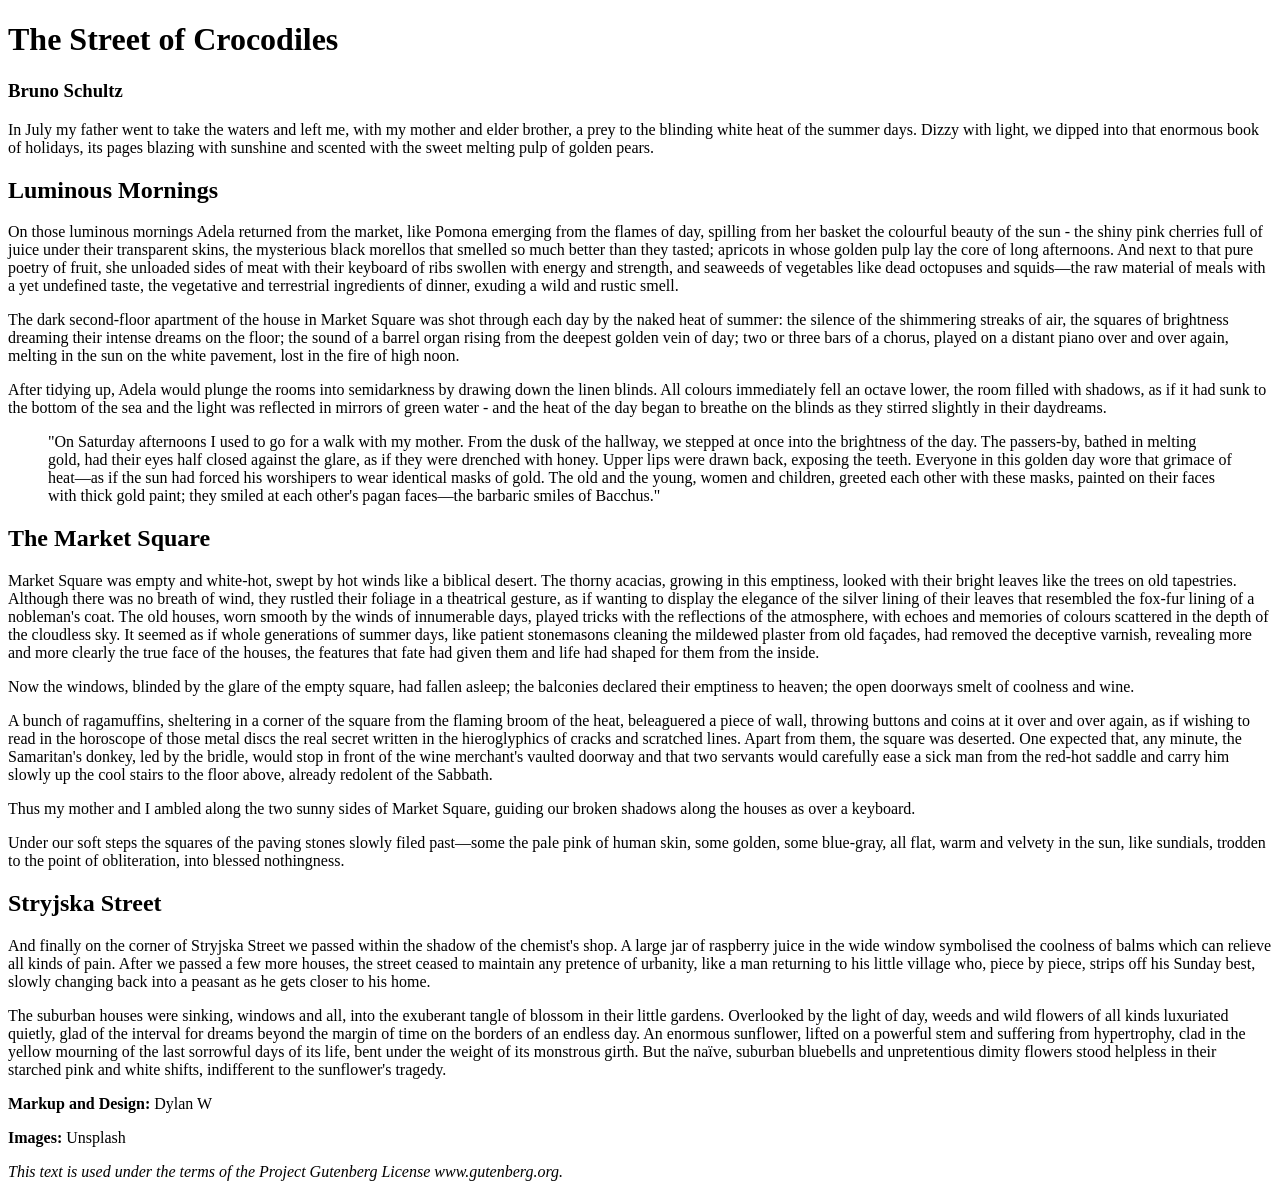
<file: index.html>
<!DOCTYPE html>
<html lang="en">
<head>
<meta charset="UTF-8">
    <title>The Street of Crocodiles</title>
</head>

<body>
<h1>The Street of Crocodiles</h1>

<h3>Bruno Schultz</h3>

<p>In July my father went to take the waters and left me, with my mother and elder brother, a
prey to the blinding white heat of the summer days. Dizzy with light, we dipped into that
enormous book of holidays, its pages blazing with sunshine and scented with the sweet
melting pulp of golden pears.</p>

<h2>Luminous Mornings</h2>

<p>On those luminous mornings Adela returned from the market, like Pomona emerging from
the flames of day, spilling from her basket the colourful beauty of the sun - the shiny pink
cherries full of juice under their transparent skins, the mysterious black morellos that
smelled so much better than they tasted; apricots in whose golden pulp lay the core of long
afternoons. And next to that pure poetry of fruit, she unloaded sides of meat with their
keyboard of ribs swollen with energy and strength, and seaweeds of vegetables like dead
octopuses and squids—the raw material of meals with a yet undefined taste, the vegetative
and terrestrial ingredients of dinner, exuding a wild and rustic smell.</p>

<p>The dark second-floor apartment of the house in Market Square was shot through each day
by the naked heat of summer: the silence of the shimmering streaks of air, the squares of
brightness dreaming their intense dreams on the floor; the sound of a barrel organ rising
from the deepest golden vein of day; two or three bars of a chorus, played on a distant piano
over and over again, melting in the sun on the white pavement, lost in the fire of high noon.</p>

<p>After tidying up, Adela would plunge the rooms into semidarkness by drawing down the
linen blinds. All colours immediately fell an octave lower, the room filled with shadows, as if
it had sunk to the bottom of the sea and the light was reflected in mirrors of green water -
and the heat of the day began to breathe on the blinds as they stirred slightly in their
daydreams.</p>

<blockquote>
  <p>"On Saturday afternoons I used to go for a walk with my mother. From the dusk of the
hallway, we stepped at once into the brightness of the day. The passers-by, bathed in melting
gold, had their eyes half closed against the glare, as if they were drenched with honey.
Upper lips were drawn back, exposing the teeth. Everyone in this golden day wore that
grimace of heat—as if the sun had forced his worshipers to wear identical masks of gold. The
old and the young, women and children, greeted each other with these masks, painted on
their faces with thick gold paint; they smiled at each other's pagan faces—the barbaric
smiles of Bacchus."</p>
</blockquote>

<h2>The Market Square</h2>

<p>Market Square was empty and white-hot, swept by hot winds like a biblical desert. The
thorny acacias, growing in this emptiness, looked with their bright leaves like the trees on
old tapestries. Although there was no breath of wind, they rustled their foliage in a
theatrical gesture, as if wanting to display the elegance of the silver lining of their leaves that
resembled the fox-fur lining of a nobleman's coat. The old houses, worn smooth by the
winds of innumerable days, played tricks with the reflections of the atmosphere, with
echoes and memories of colours scattered in the depth of the cloudless sky. It seemed as if
whole generations of summer days, like patient stonemasons cleaning the mildewed plaster
from old façades, had removed the deceptive varnish, revealing more and more clearly the
true face of the houses, the features that fate had given them and life had shaped for them
from the inside.</p>

<p>Now the windows, blinded by the glare of the empty square, had fallen asleep; the balconies
declared their emptiness to heaven; the open doorways smelt of coolness and wine.</p>

<p>A bunch of ragamuffins, sheltering in a corner of the square from the flaming broom of the
heat, beleaguered a piece of wall, throwing buttons and coins at it over and over again, as if
wishing to read in the horoscope of those metal discs the real secret written in the
hieroglyphics of cracks and scratched lines. Apart from them, the square was deserted. One
expected that, any minute, the Samaritan's donkey, led by the bridle, would stop in front of
the wine merchant's vaulted doorway and that two servants would carefully ease a sick man
from the red-hot saddle and carry him slowly up the cool stairs to the floor above, already
redolent of the Sabbath.</p>

<p>Thus my mother and I ambled along the two sunny sides of Market Square, guiding our
broken shadows along the houses as over a keyboard.</p>

<p>Under our soft steps the squares of the paving stones slowly filed past—some the pale pink
of human skin, some golden, some blue-gray, all flat, warm and velvety in the sun, like
sundials, trodden to the point of obliteration, into blessed nothingness.</p>

<h2>Stryjska Street</h2>

<p>And finally on the corner of Stryjska Street we passed within the shadow of the chemist's
shop. A large jar of raspberry juice in the wide window symbolised the coolness of balms
which can relieve all kinds of pain. After we passed a few more houses, the street ceased to
maintain any pretence of urbanity, like a man returning to his little village who, piece by
piece, strips off his Sunday best, slowly changing back into a peasant as he gets closer to his
home.</p>

<p>The suburban houses were sinking, windows and all, into the exuberant tangle of blossom in
their little gardens. Overlooked by the light of day, weeds and wild flowers of all kinds
luxuriated quietly, glad of the interval for dreams beyond the margin of time on the borders
of an endless day. An enormous sunflower, lifted on a powerful stem and suffering from
hypertrophy, clad in the yellow mourning of the last sorrowful days of its life, bent under the
weight of its monstrous girth. But the naïve, suburban bluebells and unpretentious dimity
flowers stood helpless in their starched pink and white shifts, indifferent to the sunflower's
tragedy.</p>

<footer>
<p><strong>Markup and Design:</strong> Dylan W</p>

<p><strong>Images:</strong> Unsplash</p>

<p><em>This text is used under the terms of the Project Gutenberg License www.gutenberg.org.</em></p>
</footer>
</body>
</file>
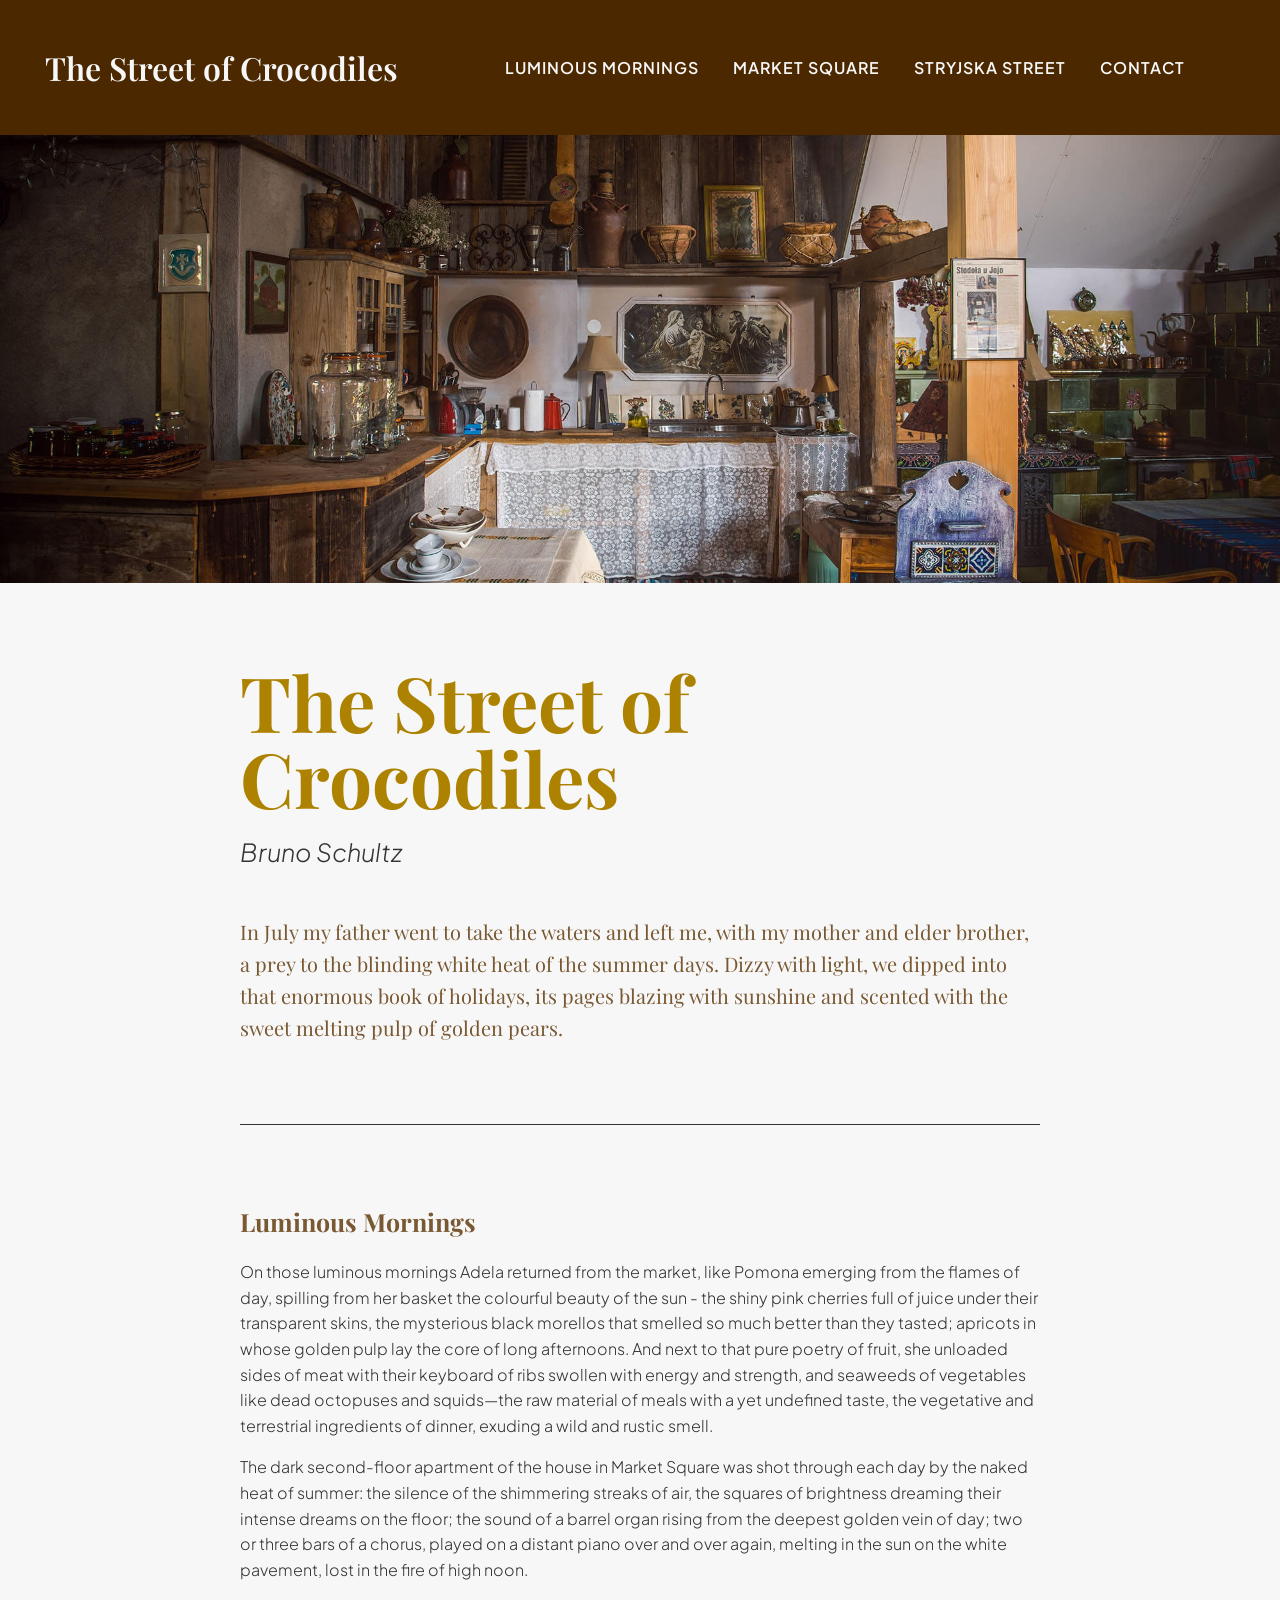
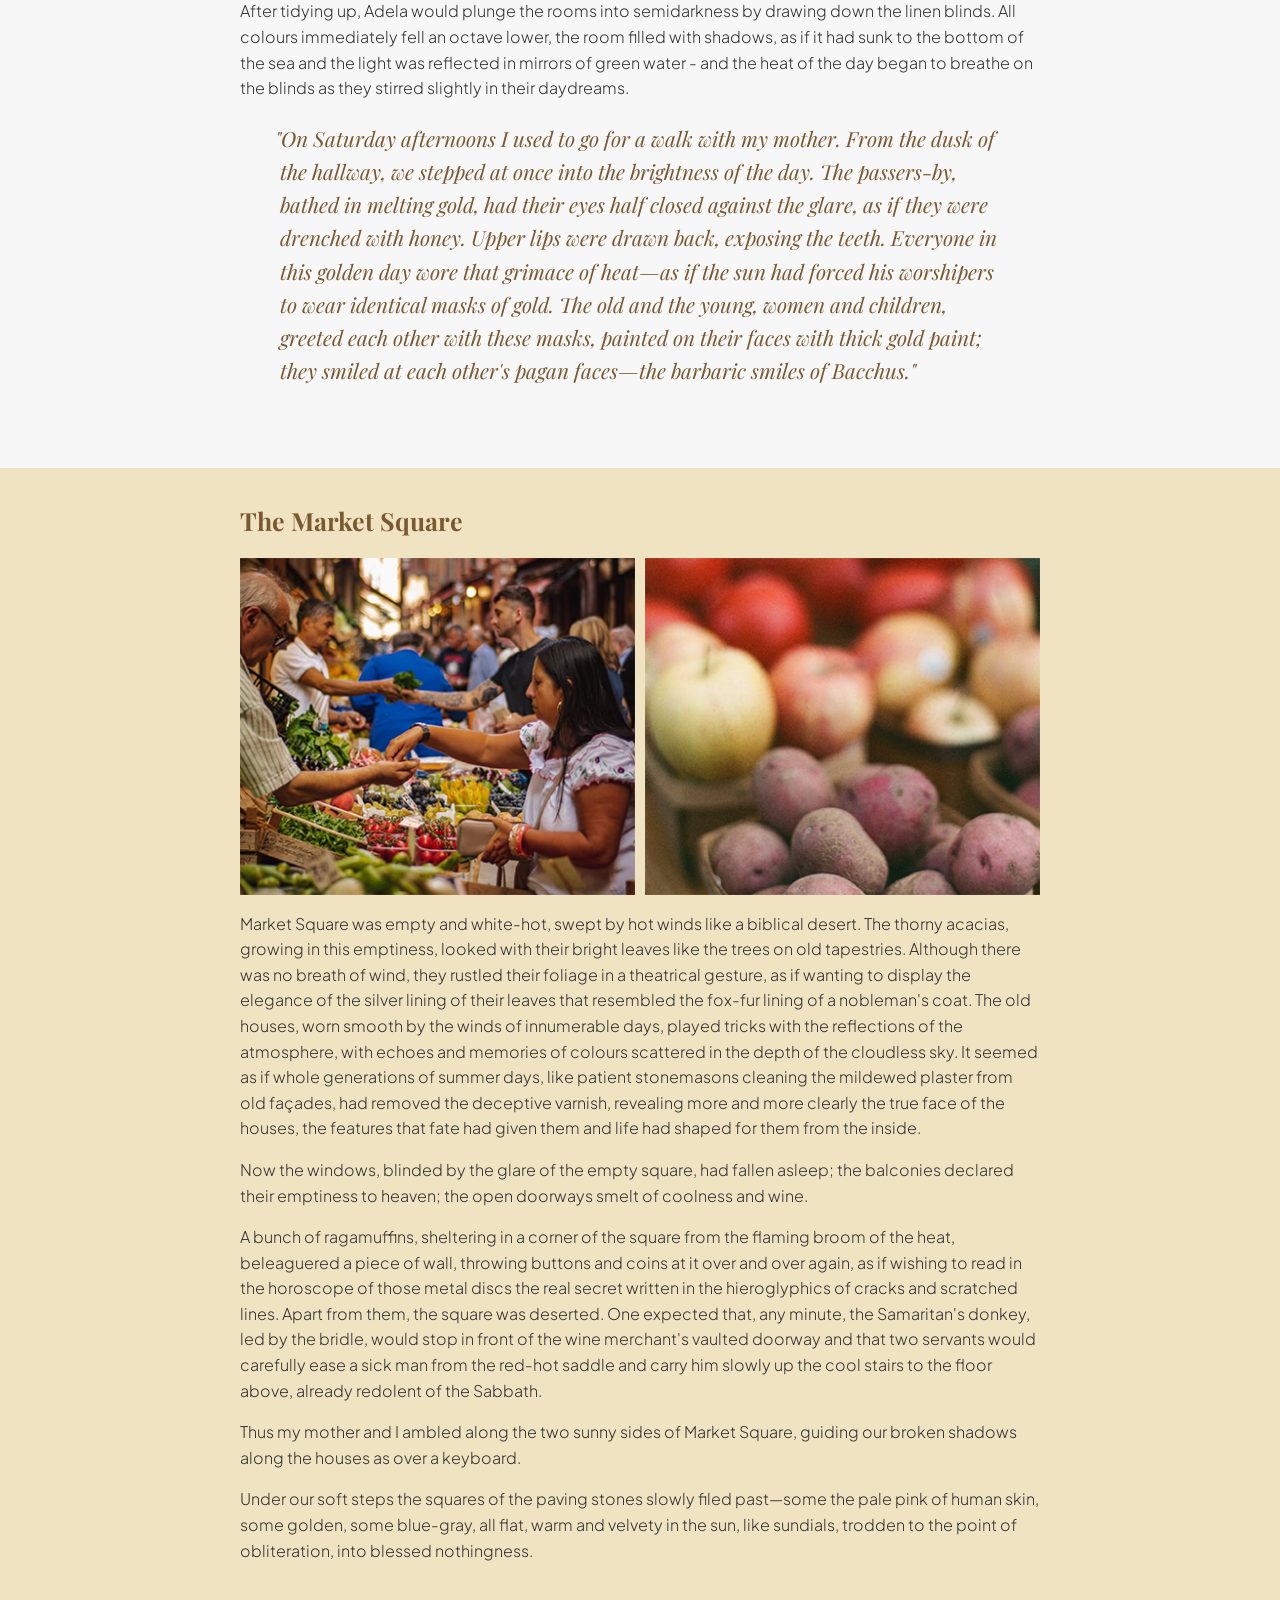
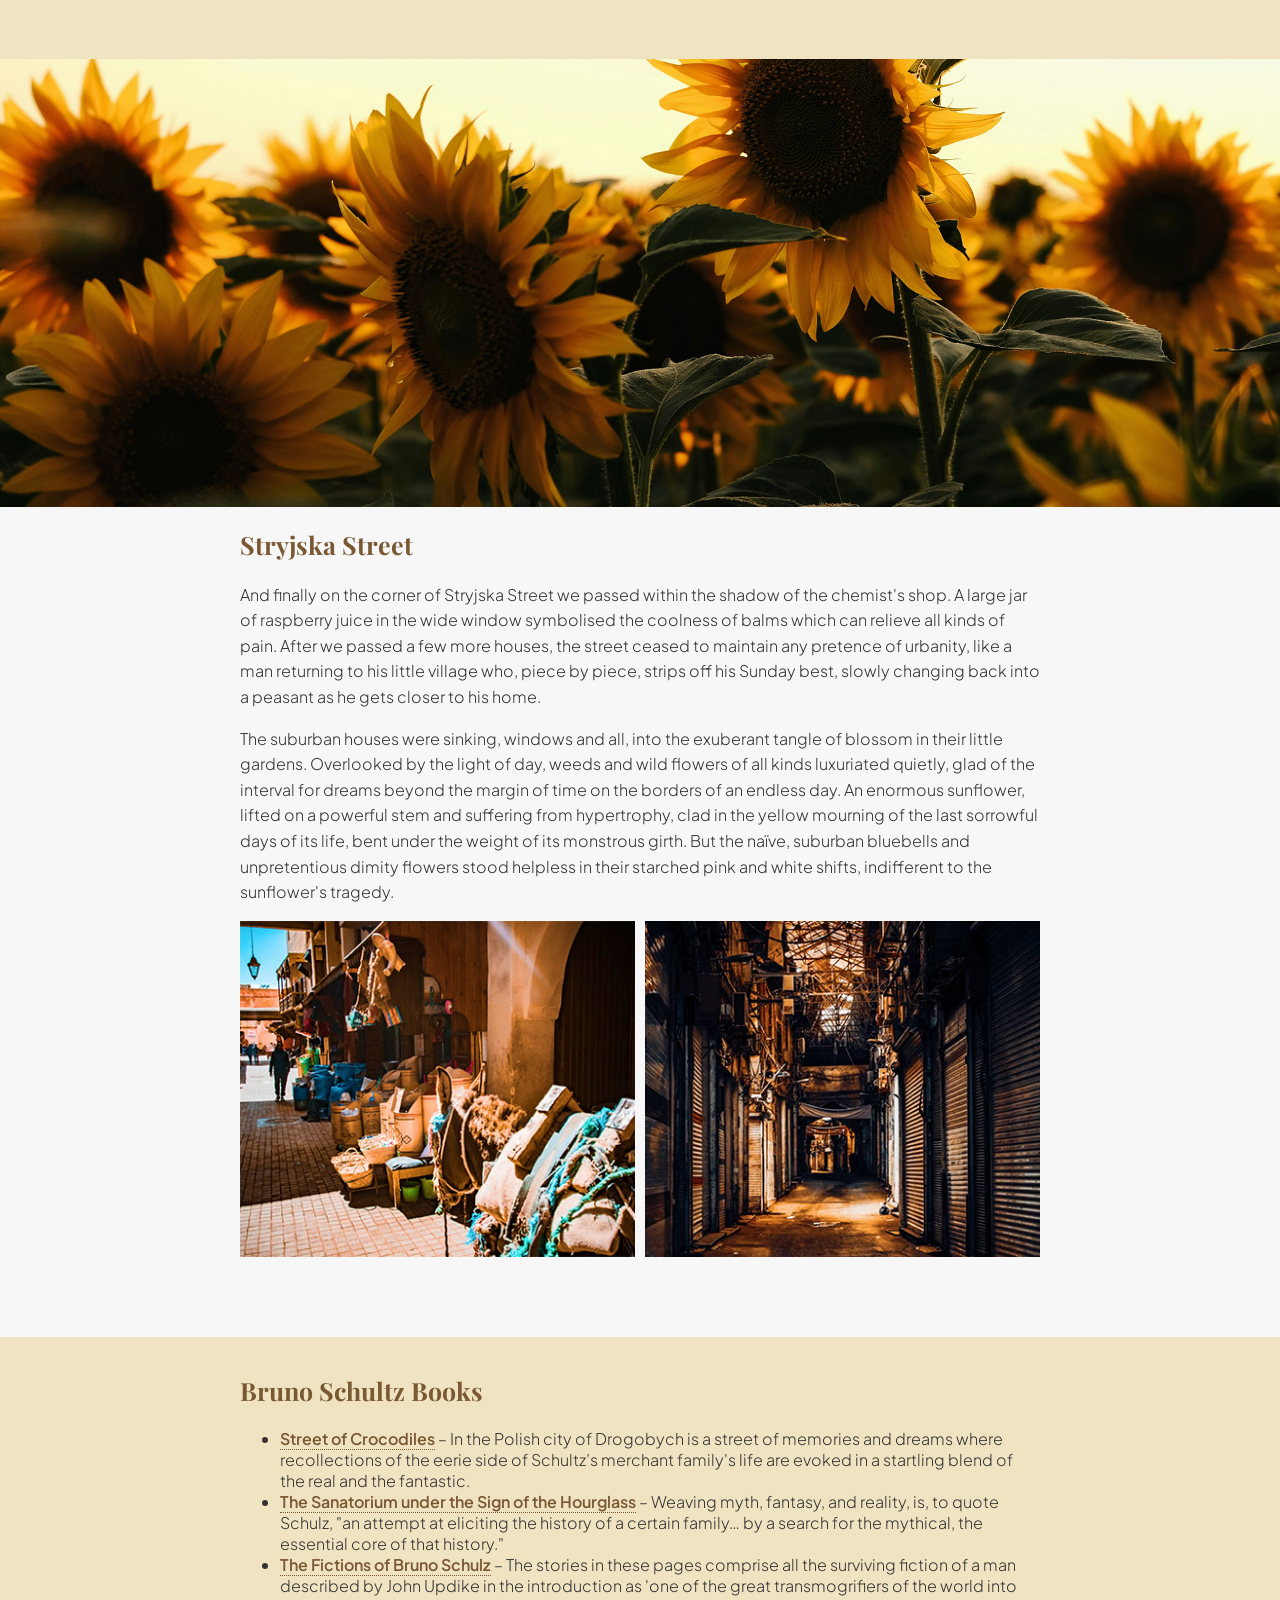
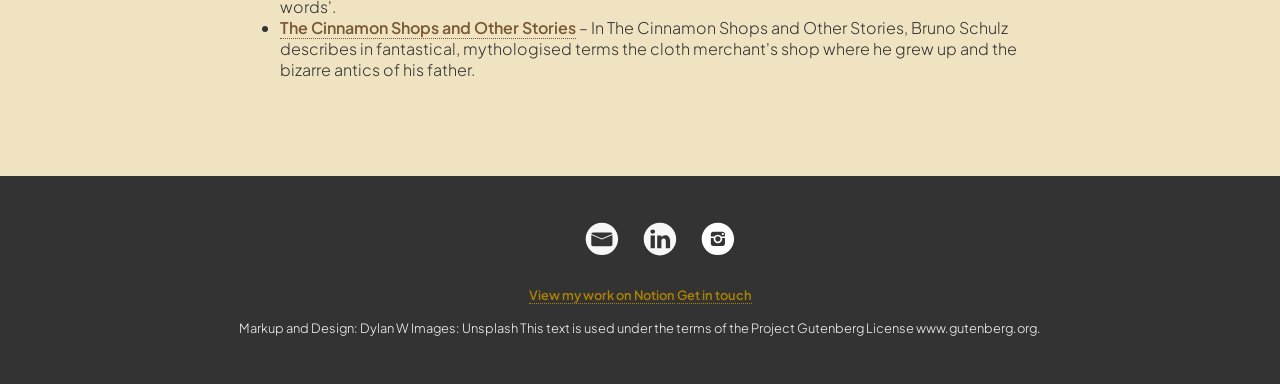
<file: index_four.html>
<!DOCTYPE html>
<html lang="en">
<head>
<meta charset="UTF-8">
    <title>The Street of Crocodiles</title>

    <!-- CSS File Links -->
     <link href="css/reset.css" type="text/css" rel="stylesheet"/>
     <link href="css/style3.css" type="text/css" rel="stylesheet"/>
     <link href="css/connections.css" type="text/css" rel="stylesheet"/>

    <!-- Google Font Links -->
    <link rel="preconnect" href="https://fonts.googleapis.com">
    <link rel="preconnect" href="https://fonts.gstatic.com" crossorigin>
    <link href="https://fonts.googleapis.com/css2?family=Playfair+Display:ital,wght@0,400..900;1,400..900&family=Plus+Jakarta+Sans:ital,wght@0,200..800;1,200..800&display=swap" rel="stylesheet">
</head>
<body>
 <div class="responsivenav" >
    <div id="logo">
        <p>The Street of Crocodiles</p>
    </div>
    <meta name="viewport" content="width=device-width, initial-scale=1">
  <nav>
    <ul>
      <li><a href="#mornings">Luminous Mornings</a></li>
      <li><a href="#market">Market Square</a></li>
      <li><a href="#street">Stryjska Street</a></li>
      <li><a href="#contact">Contact</a></li>
    </ul>
  </nav>
  </div>

<img src="img/top_image.jpg" alt="A photograph of a rural kitchen"/>

<header>

<h1>The Street of Crocodiles</h1>

<h2>Bruno Schultz</h2>

<p>In July my father went to take the waters and left me, with my mother and elder brother, a
prey to the blinding white heat of the summer days. Dizzy with light, we dipped into that
enormous book of holidays, its pages blazing with sunshine and scented with the sweet
melting pulp of golden pears.</p>
</header>

<section>
<hr>
<h2 id="mornings">Luminous Mornings</h2>

<p>On those luminous mornings Adela returned from the market, like Pomona emerging from
the flames of day, spilling from her basket the colourful beauty of the sun - the shiny pink
cherries full of juice under their transparent skins, the mysterious black morellos that
smelled so much better than they tasted; apricots in whose golden pulp lay the core of long
afternoons. And next to that pure poetry of fruit, she unloaded sides of meat with their
keyboard of ribs swollen with energy and strength, and seaweeds of vegetables like dead
octopuses and squids—the raw material of meals with a yet undefined taste, the vegetative
and terrestrial ingredients of dinner, exuding a wild and rustic smell.</p>

<p>The dark second-floor apartment of the house in Market Square was shot through each day
by the naked heat of summer: the silence of the shimmering streaks of air, the squares of
brightness dreaming their intense dreams on the floor; the sound of a barrel organ rising
from the deepest golden vein of day; two or three bars of a chorus, played on a distant piano
over and over again, melting in the sun on the white pavement, lost in the fire of high noon.</p>

<p>After tidying up, Adela would plunge the rooms into semidarkness by drawing down the
linen blinds. All colours immediately fell an octave lower, the room filled with shadows, as if
it had sunk to the bottom of the sea and the light was reflected in mirrors of green water -
and the heat of the day began to breathe on the blinds as they stirred slightly in their
daydreams.</p>

<blockquote>
  <p>"On Saturday afternoons I used to go for a walk with my mother. From the dusk of the
hallway, we stepped at once into the brightness of the day. The passers-by, bathed in melting
gold, had their eyes half closed against the glare, as if they were drenched with honey.
Upper lips were drawn back, exposing the teeth. Everyone in this golden day wore that
grimace of heat—as if the sun had forced his worshipers to wear identical masks of gold. The
old and the young, women and children, greeted each other with these masks, painted on
their faces with thick gold paint; they smiled at each other's pagan faces—the barbaric
smiles of Bacchus."</p>
</blockquote>
</section>

<div class="light">
<section>
<h2 id="market">The Market Square</h2>
  <div class="gridimage">
  <img src="img/market-trader.jpg" alt="Image of a market trader"/>
  <img src="img/apples.jpg" alt="An image of apples"/>
  </div>

<p>Market Square was empty and white-hot, swept by hot winds like a biblical desert. The
thorny acacias, growing in this emptiness, looked with their bright leaves like the trees on
old tapestries. Although there was no breath of wind, they rustled their foliage in a
theatrical gesture, as if wanting to display the elegance of the silver lining of their leaves that
resembled the fox-fur lining of a nobleman's coat. The old houses, worn smooth by the
winds of innumerable days, played tricks with the reflections of the atmosphere, with
echoes and memories of colours scattered in the depth of the cloudless sky. It seemed as if
whole generations of summer days, like patient stonemasons cleaning the mildewed plaster
from old façades, had removed the deceptive varnish, revealing more and more clearly the
true face of the houses, the features that fate had given them and life had shaped for them
from the inside.</p>

<p>Now the windows, blinded by the glare of the empty square, had fallen asleep; the balconies
declared their emptiness to heaven; the open doorways smelt of coolness and wine.</p>

<p>A bunch of ragamuffins, sheltering in a corner of the square from the flaming broom of the
heat, beleaguered a piece of wall, throwing buttons and coins at it over and over again, as if
wishing to read in the horoscope of those metal discs the real secret written in the
hieroglyphics of cracks and scratched lines. Apart from them, the square was deserted. One
expected that, any minute, the Samaritan's donkey, led by the bridle, would stop in front of
the wine merchant's vaulted doorway and that two servants would carefully ease a sick man
from the red-hot saddle and carry him slowly up the cool stairs to the floor above, already
redolent of the Sabbath.</p>

<p>Thus my mother and I ambled along the two sunny sides of Market Square, guiding our
broken shadows along the houses as over a keyboard.</p>

<p>Under our soft steps the squares of the paving stones slowly filed past—some the pale pink
of human skin, some golden, some blue-gray, all flat, warm and velvety in the sun, like
sundials, trodden to the point of obliteration, into blessed nothingness.</p>
</section>
</div>
<img src="img/sunflowers.jpg" alt="An image of sunflowers in full bloom"/>
<section>
<h2 id="street">Stryjska Street</h2>

<p>And finally on the corner of Stryjska Street we passed within the shadow of the chemist's
shop. A large jar of raspberry juice in the wide window symbolised the coolness of balms
which can relieve all kinds of pain. After we passed a few more houses, the street ceased to
maintain any pretence of urbanity, like a man returning to his little village who, piece by
piece, strips off his Sunday best, slowly changing back into a peasant as he gets closer to his
home.</p>

<p>The suburban houses were sinking, windows and all, into the exuberant tangle of blossom in
their little gardens. Overlooked by the light of day, weeds and wild flowers of all kinds
luxuriated quietly, glad of the interval for dreams beyond the margin of time on the borders
of an endless day. An enormous sunflower, lifted on a powerful stem and suffering from
hypertrophy, clad in the yellow mourning of the last sorrowful days of its life, bent under the
weight of its monstrous girth. But the naïve, suburban bluebells and unpretentious dimity
flowers stood helpless in their starched pink and white shifts, indifferent to the sunflower's
tragedy.</p>
  <div class="gridimage">
  <img src="img/street-1.jpg" alt="Image of a street with items"/>
  <img src="img/street-2.jpg" alt="Image of a street with shutters"/>
  </div>
</section>

<div class="light">
<section>
<h2>Bruno Schultz Books</h2>
<ul>
<li><a href="https://www.goodreads.com/book/show/244261.The_Street_of_Crocodiles" target="_blank">Street of Crocodiles</a> – In the Polish city of Drogobych is a street of memories and dreams where recollections of the eerie side of Schultz’s merchant family's life are evoked in a startling blend of the real and the fantastic.</li>
<li><a href="https://www.goodreads.com/book/show/359559.Sanatorium_Under_the_Sign_of_the_Hourglass" target="_blank">The Sanatorium under the Sign of the Hourglass</a> – Weaving myth, fantasy, and reality, is, to quote Schulz, "an attempt at eliciting the history of a certain family… by a search for the mythical, the essential core of that history."</li>
<li><a href="https://www.goodreads.com/book/show/244262.The_Fictions_of_Bruno_Schulz" target="_blank">The Fictions of Bruno Schulz</a> – The stories in these pages comprise all the surviving fiction of a man described by John Updike in the introduction as 'one of the great transmogrifiers of the world into words'.</li>
<li><a href="https://www.goodreads.com/book/show/29142989-the-cinnamon-shops-and-other-stories" target="_blank">The Cinnamon Shops and Other Stories</a> – In The Cinnamon Shops and Other Stories, Bruno Schulz describes in fantastical, mythologised terms the cloth merchant's shop where he grew up and the bizarre antics of his father.</li>
</ul>
</section>
</div>

<footer id="contact">
<ul class="connections">
<!------------- EMAIL ------------------>
<li><a href="mailto:wheeler-d@ulster.ac.uk" title="Send me an Email">
<svg width="36" height="36" viewBox="0 0 36 36">
<g></g>
<path  d="M17.902 1.699c-8.949 0-16.203 7.254-16.203 16.203s7.254 16.203 16.203 16.203c8.949 0 16.203-7.254 16.203-16.203 0-8.949-7.254-16.203-16.203-16.203zM9.168 11.487h17.371c0.99 0 1.794 0.699 1.878 1.588l-10.599 4.53-10.532-4.501c0.069-0.903 0.88-1.618 1.881-1.618zM28.434 23.494c0 0.961-0.848 1.739-1.895 1.739h-17.371c-1.047 0-1.895-0.778-1.895-1.739v-9.566l10.558 4.511 0.008-0.013 10.595-4.529v9.597z" fill="#f7f7f7"/>
</svg>
</a>
</li>
<!----------------------------- LINKEDIN ---------------------------->
<li><a href="#" title="Connect with me on Linkedin">
<svg width="36" height="36" viewBox="0 0 36 36">
<g></g>
<path  d="M17.9,1.8c9,0,16.3,7.3,16.3,16.3s-7.3,16.3-16.3,16.3S1.7,27,1.7,18.1S9,1.8,17.9,1.8z M12.9,27.2V14.5H8.6
v12.7H12.9z M28.1,27.2v-7.3c0-3.9-2.1-5.7-4.9-5.7c-2.2,0-3.2,1.2-3.8,2.1v-1.8h-4.2c0.1,1.2,0,12.7,0,12.7h4.2v-7.1
c0-0.4,0-0.8,0.1-1c0.3-0.8,1-1.5,2.2-1.5c1.5,0,2.1,1.2,2.1,2.9v6.8L28.1,27.2L28.1,27.2z M10.8,8.4c-1.4,0-2.4,0.9-2.4,2.2
c0,1.2,0.9,2.2,2.3,2.2h0c1.5,0,2.4-1,2.4-2.2C13.1,9.3,12.2,8.4,10.8,8.4L10.8,8.4z" fill="#f7f7f7"/>
</svg>
</a>
</li>
<!----------------------------- INSTAGRAM ---------------------------->
<li><a href="#" title="Visit my Instagram Account" target="_blank" >
<svg width="36" height="36" viewBox="0 0 36 36">
<g></g>
<path d="M17.903 1.699c-8.949 0-16.204 7.254-16.204 16.203s7.254 16.203 16.204 16.203c8.948 0 16.203-7.254 16.203-16.203 0-8.949-7.254-16.203-16.203-16.203zM24.957 22.747c0 1.218-0.992 2.206-2.207 2.206h-9.694c-1.221 0-2.207-0.989-2.207-2.206v-5.667h2.87c-0.059 0.267-0.081 0.535-0.081 0.819 0 2.357 1.901 4.26 4.264 4.26 2.352 0 4.263-1.903 4.263-4.26 0-0.284-0.027-0.553-0.080-0.819h2.872v5.667zM15.277 17.899c0-1.451 1.177-2.629 2.624-2.629 1.451 0 2.621 1.177 2.621 2.629 0 1.458-1.17 2.625-2.621 2.625-1.446 0-2.624-1.168-2.624-2.625zM24.957 15.437h-3.572c-0.769-1.089-2.049-1.803-3.484-1.803-1.438 0-2.707 0.713-3.487 1.803h-3.566v-2.385c0-1.22 0.986-2.2 2.207-2.2h9.693c1.216 0 2.207 0.981 2.207 2.2v2.385z" fill="#fff" />
<path d="M23.438 11.995h-1.185c-0.215 0-0.399 0.174-0.399 0.39v1.182c0 0.224 0.183 0.399 0.399 0.399h1.185c0.21 0 0.393-0.176 0.393-0.399v-1.182c0-0.216-0.181-0.39-0.393-0.39z" fill="#f7f7f7" />
</svg>
</a>
</li>
</ul>
<p><a href="https://dylanuxd.notion.site/dylans-space" target="_blank" title="Take a look at my work">View my work on Notion</a>
<a href="mailto:wheeler-d@ulster.ac.uk" title="Feel free to drop me an email">Get in touch</a></p>

<p>Markup and Design: Dylan W Images: Unsplash This text is used under the terms of the Project Gutenberg License www.gutenberg.org.</p>
</footer>
</body>
</html>
</file>
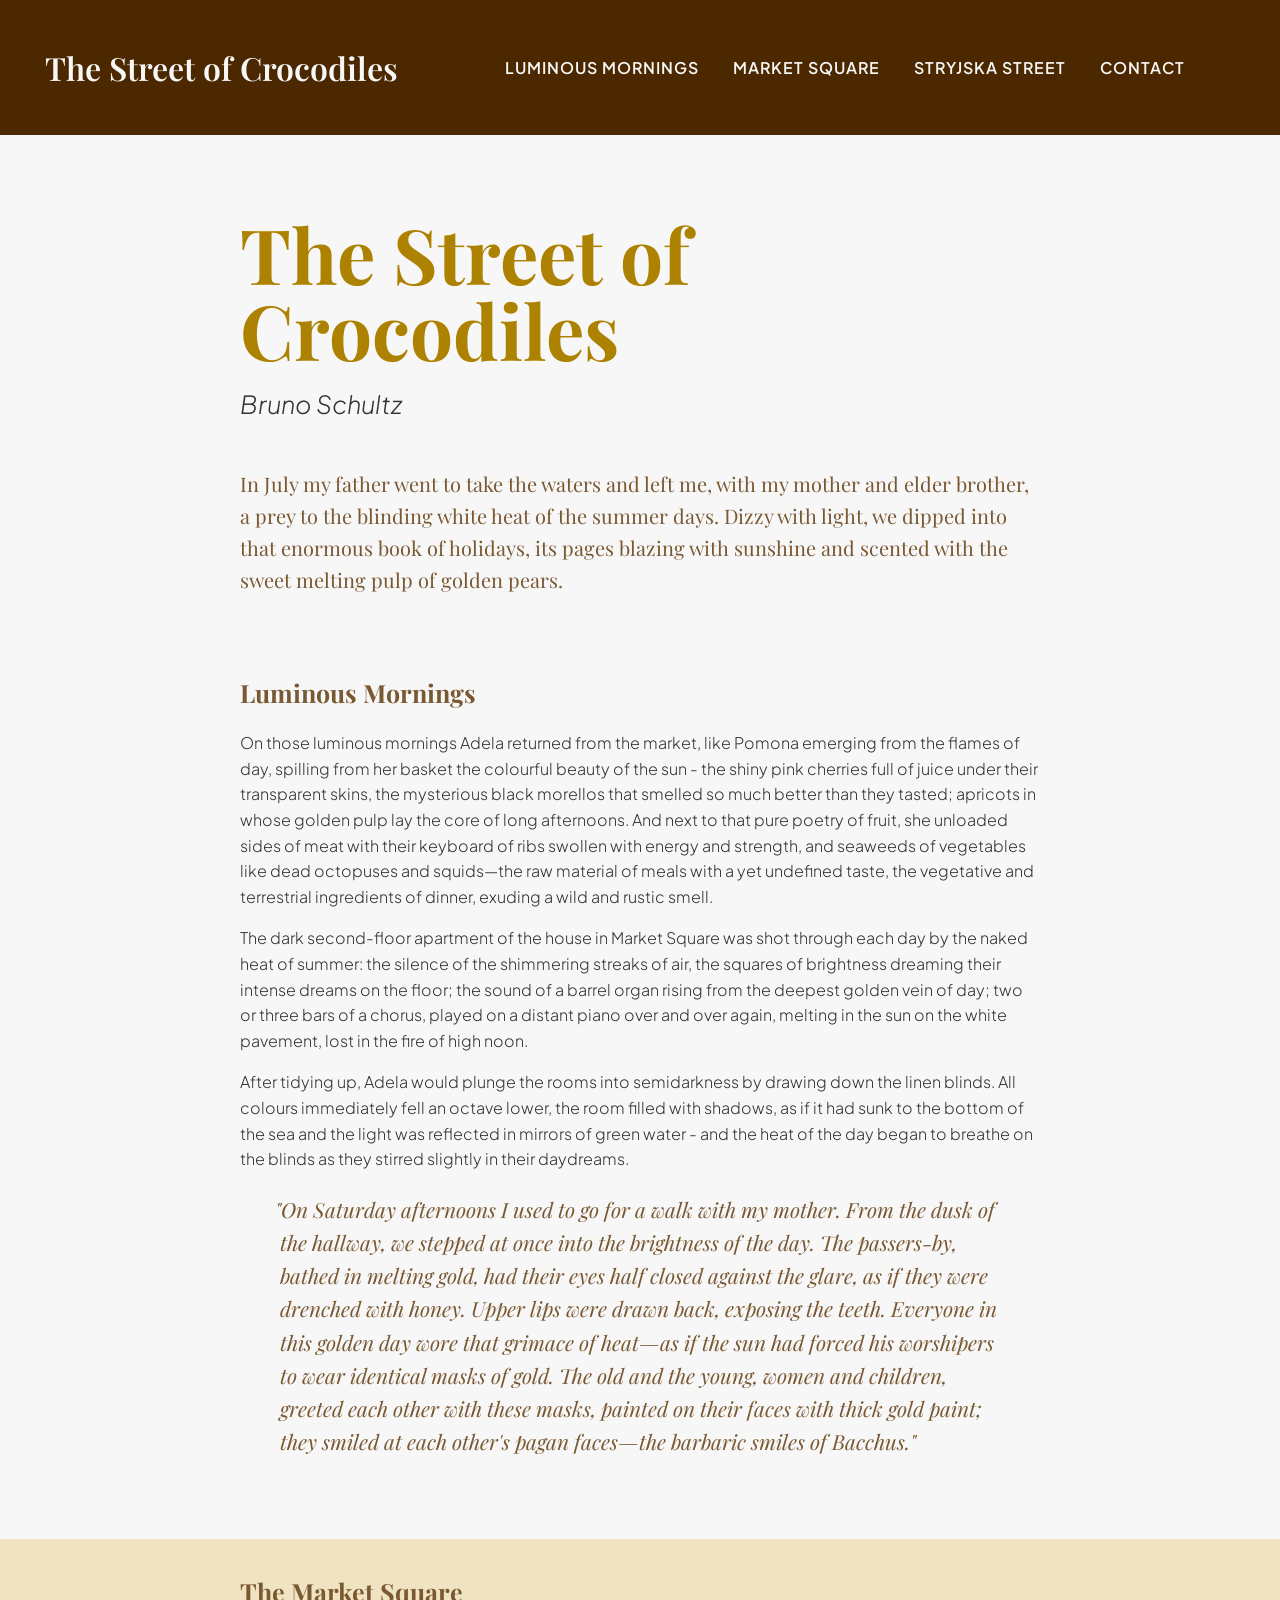
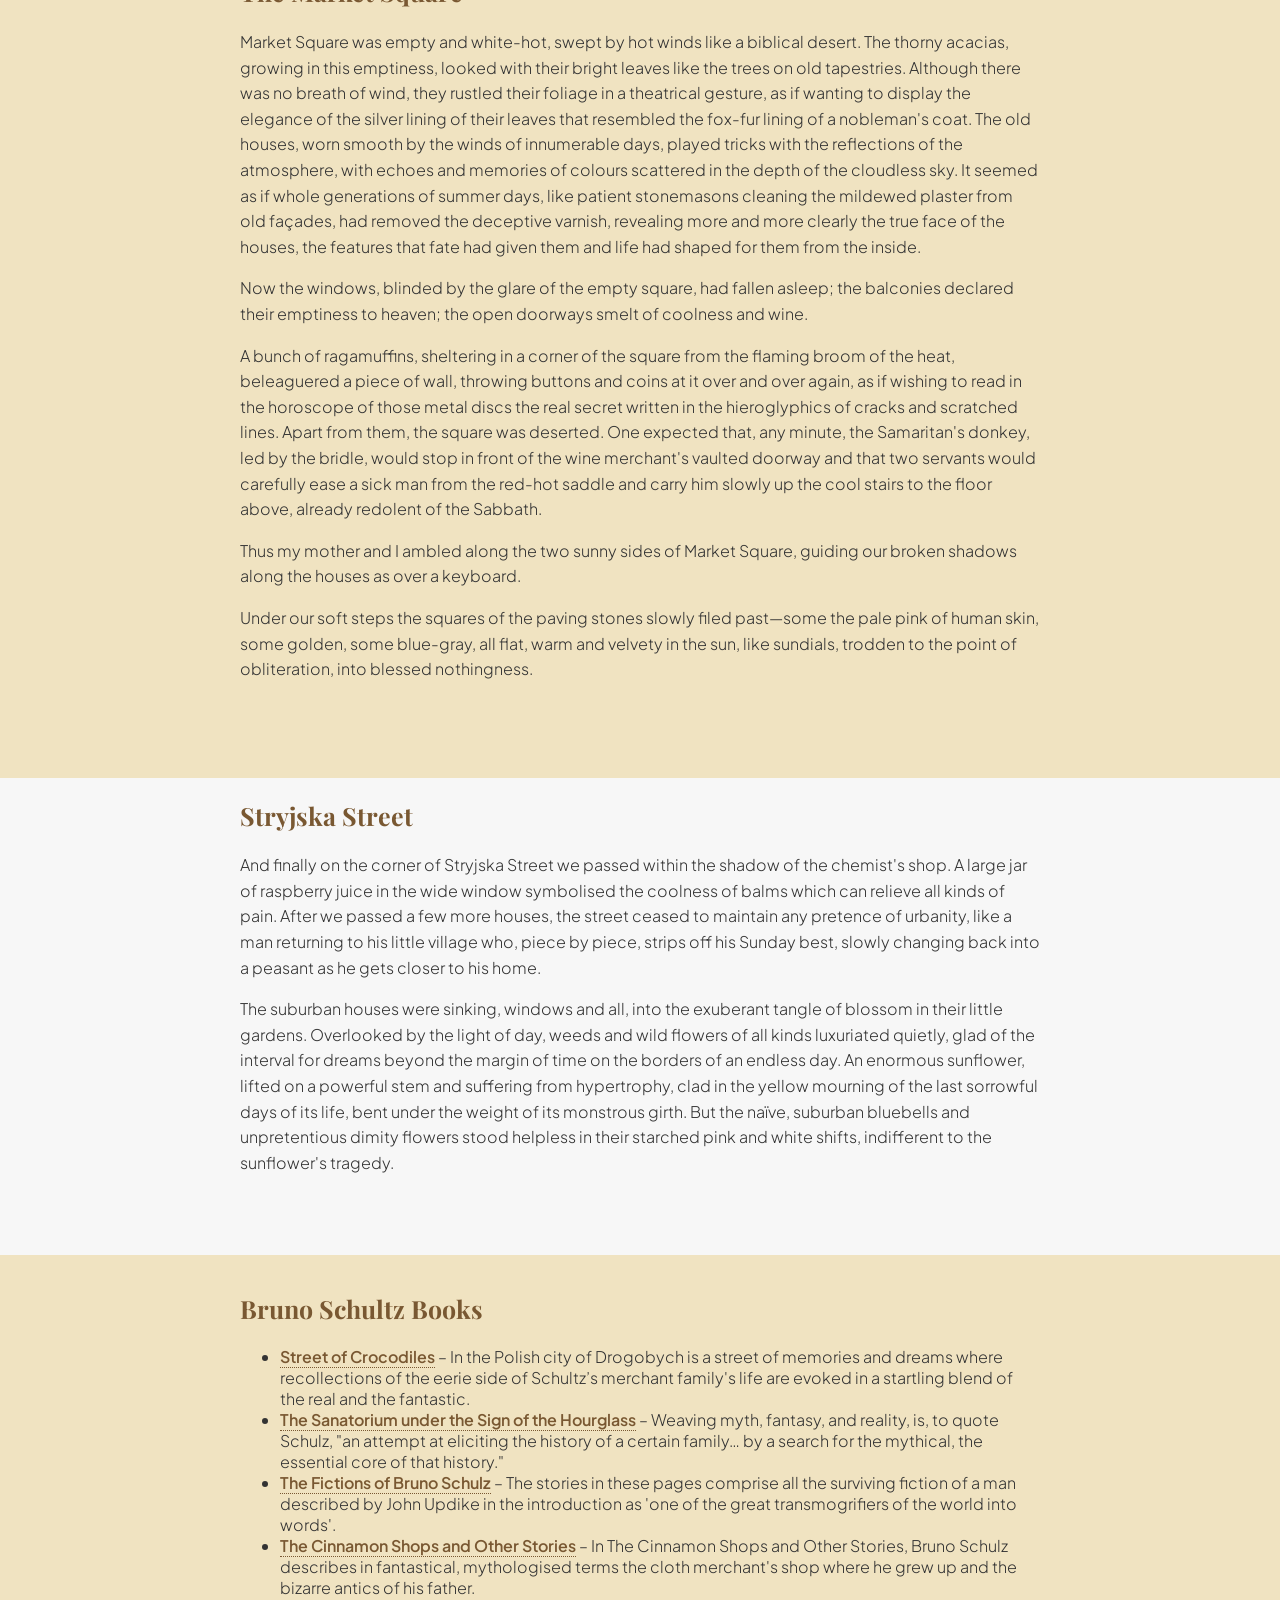
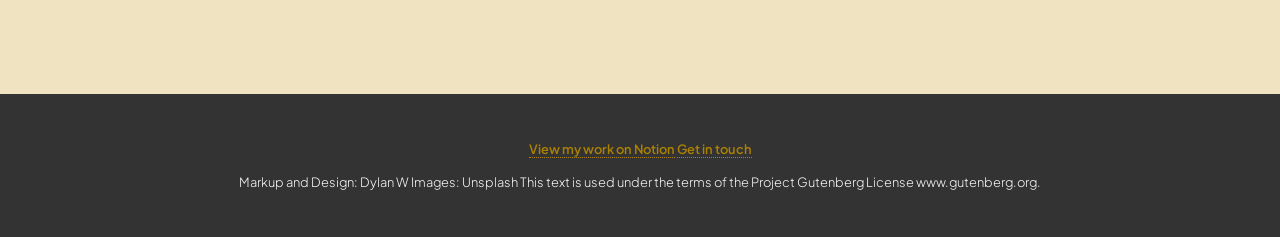
<file: index_three.html>
<!DOCTYPE html>
<html lang="en">
<head>
<meta charset="UTF-8">
    <title>The Street of Crocodiles</title>

    <!-- CSS File Links -->
     <link href="css/reset.css" type="text/css" rel="stylesheet"/>
     <link href="css/style2.css" type="text/css" rel="stylesheet"/>

    <!-- Google Font Links -->
    <link rel="preconnect" href="https://fonts.googleapis.com">
    <link rel="preconnect" href="https://fonts.gstatic.com" crossorigin>
    <link href="https://fonts.googleapis.com/css2?family=Playfair+Display:ital,wght@0,400..900;1,400..900&family=Plus+Jakarta+Sans:ital,wght@0,200..800;1,200..800&display=swap" rel="stylesheet">
</head>
<body>
 <div class="responsivenav" >
    <div id="logo">
        <p>The Street of Crocodiles</p>
    </div>
  <nav>
    <ul>
      <li><a href="#mornings">Luminous Mornings</a></li>
      <li><a href="#market">Market Square</a></li>
      <li><a href="#street">Stryjska Street</a></li>
      <li><a href="#contact">Contact</a></li>
    </ul>
  </nav>
  </div>
<header>
<h1>The Street of Crocodiles</h1>

<h2>Bruno Schultz</h2>

<p>In July my father went to take the waters and left me, with my mother and elder brother, a
prey to the blinding white heat of the summer days. Dizzy with light, we dipped into that
enormous book of holidays, its pages blazing with sunshine and scented with the sweet
melting pulp of golden pears.</p>
</header>

<section>
<h2 id="mornings">Luminous Mornings</h2>

<p>On those luminous mornings Adela returned from the market, like Pomona emerging from
the flames of day, spilling from her basket the colourful beauty of the sun - the shiny pink
cherries full of juice under their transparent skins, the mysterious black morellos that
smelled so much better than they tasted; apricots in whose golden pulp lay the core of long
afternoons. And next to that pure poetry of fruit, she unloaded sides of meat with their
keyboard of ribs swollen with energy and strength, and seaweeds of vegetables like dead
octopuses and squids—the raw material of meals with a yet undefined taste, the vegetative
and terrestrial ingredients of dinner, exuding a wild and rustic smell.</p>

<p>The dark second-floor apartment of the house in Market Square was shot through each day
by the naked heat of summer: the silence of the shimmering streaks of air, the squares of
brightness dreaming their intense dreams on the floor; the sound of a barrel organ rising
from the deepest golden vein of day; two or three bars of a chorus, played on a distant piano
over and over again, melting in the sun on the white pavement, lost in the fire of high noon.</p>

<p>After tidying up, Adela would plunge the rooms into semidarkness by drawing down the
linen blinds. All colours immediately fell an octave lower, the room filled with shadows, as if
it had sunk to the bottom of the sea and the light was reflected in mirrors of green water -
and the heat of the day began to breathe on the blinds as they stirred slightly in their
daydreams.</p>

<blockquote>
  <p>"On Saturday afternoons I used to go for a walk with my mother. From the dusk of the
hallway, we stepped at once into the brightness of the day. The passers-by, bathed in melting
gold, had their eyes half closed against the glare, as if they were drenched with honey.
Upper lips were drawn back, exposing the teeth. Everyone in this golden day wore that
grimace of heat—as if the sun had forced his worshipers to wear identical masks of gold. The
old and the young, women and children, greeted each other with these masks, painted on
their faces with thick gold paint; they smiled at each other's pagan faces—the barbaric
smiles of Bacchus."</p>
</blockquote>
</section>

<div class="light">
<section>
<h2 id="market">The Market Square</h2>

<p>Market Square was empty and white-hot, swept by hot winds like a biblical desert. The
thorny acacias, growing in this emptiness, looked with their bright leaves like the trees on
old tapestries. Although there was no breath of wind, they rustled their foliage in a
theatrical gesture, as if wanting to display the elegance of the silver lining of their leaves that
resembled the fox-fur lining of a nobleman's coat. The old houses, worn smooth by the
winds of innumerable days, played tricks with the reflections of the atmosphere, with
echoes and memories of colours scattered in the depth of the cloudless sky. It seemed as if
whole generations of summer days, like patient stonemasons cleaning the mildewed plaster
from old façades, had removed the deceptive varnish, revealing more and more clearly the
true face of the houses, the features that fate had given them and life had shaped for them
from the inside.</p>

<p>Now the windows, blinded by the glare of the empty square, had fallen asleep; the balconies
declared their emptiness to heaven; the open doorways smelt of coolness and wine.</p>

<p>A bunch of ragamuffins, sheltering in a corner of the square from the flaming broom of the
heat, beleaguered a piece of wall, throwing buttons and coins at it over and over again, as if
wishing to read in the horoscope of those metal discs the real secret written in the
hieroglyphics of cracks and scratched lines. Apart from them, the square was deserted. One
expected that, any minute, the Samaritan's donkey, led by the bridle, would stop in front of
the wine merchant's vaulted doorway and that two servants would carefully ease a sick man
from the red-hot saddle and carry him slowly up the cool stairs to the floor above, already
redolent of the Sabbath.</p>

<p>Thus my mother and I ambled along the two sunny sides of Market Square, guiding our
broken shadows along the houses as over a keyboard.</p>

<p>Under our soft steps the squares of the paving stones slowly filed past—some the pale pink
of human skin, some golden, some blue-gray, all flat, warm and velvety in the sun, like
sundials, trodden to the point of obliteration, into blessed nothingness.</p>
</section>
</div>

<section>
<h2 id="street">Stryjska Street</h2>

<p>And finally on the corner of Stryjska Street we passed within the shadow of the chemist's
shop. A large jar of raspberry juice in the wide window symbolised the coolness of balms
which can relieve all kinds of pain. After we passed a few more houses, the street ceased to
maintain any pretence of urbanity, like a man returning to his little village who, piece by
piece, strips off his Sunday best, slowly changing back into a peasant as he gets closer to his
home.</p>

<p>The suburban houses were sinking, windows and all, into the exuberant tangle of blossom in
their little gardens. Overlooked by the light of day, weeds and wild flowers of all kinds
luxuriated quietly, glad of the interval for dreams beyond the margin of time on the borders
of an endless day. An enormous sunflower, lifted on a powerful stem and suffering from
hypertrophy, clad in the yellow mourning of the last sorrowful days of its life, bent under the
weight of its monstrous girth. But the naïve, suburban bluebells and unpretentious dimity
flowers stood helpless in their starched pink and white shifts, indifferent to the sunflower's
tragedy.</p>
</section>

<div class="light">
<section>
<h2>Bruno Schultz Books</h2>
<ul>
<li><a href="https://www.goodreads.com/book/show/244261.The_Street_of_Crocodiles" target="_blank">Street of Crocodiles</a> – In the Polish city of Drogobych is a street of memories and dreams where recollections of the eerie side of Schultz’s merchant family's life are evoked in a startling blend of the real and the fantastic.</li>
<li><a href="https://www.goodreads.com/book/show/359559.Sanatorium_Under_the_Sign_of_the_Hourglass" target="_blank">The Sanatorium under the Sign of the Hourglass</a> – Weaving myth, fantasy, and reality, is, to quote Schulz, "an attempt at eliciting the history of a certain family… by a search for the mythical, the essential core of that history."</li>
<li><a href="https://www.goodreads.com/book/show/244262.The_Fictions_of_Bruno_Schulz" target="_blank">The Fictions of Bruno Schulz</a> – The stories in these pages comprise all the surviving fiction of a man described by John Updike in the introduction as 'one of the great transmogrifiers of the world into words'.</li>
<li><a href="https://www.goodreads.com/book/show/29142989-the-cinnamon-shops-and-other-stories" target="_blank">The Cinnamon Shops and Other Stories</a> – In The Cinnamon Shops and Other Stories, Bruno Schulz describes in fantastical, mythologised terms the cloth merchant's shop where he grew up and the bizarre antics of his father.</li>
</ul>
</section>
</div>

<footer id="contact">
<p><a href="https://dylanuxd.notion.site/dylans-space" target="_blank" title="Take a look at my work">View my work on Notion</a>
<a href="mailto:wheeler-d@ulster.ac.uk" title="Feel free to drop me an email">Get in touch</a></p>

<p>Markup and Design: Dylan W Images: Unsplash This text is used under the terms of the Project Gutenberg License www.gutenberg.org.</p>
</footer>
</body>
</html>
</file>
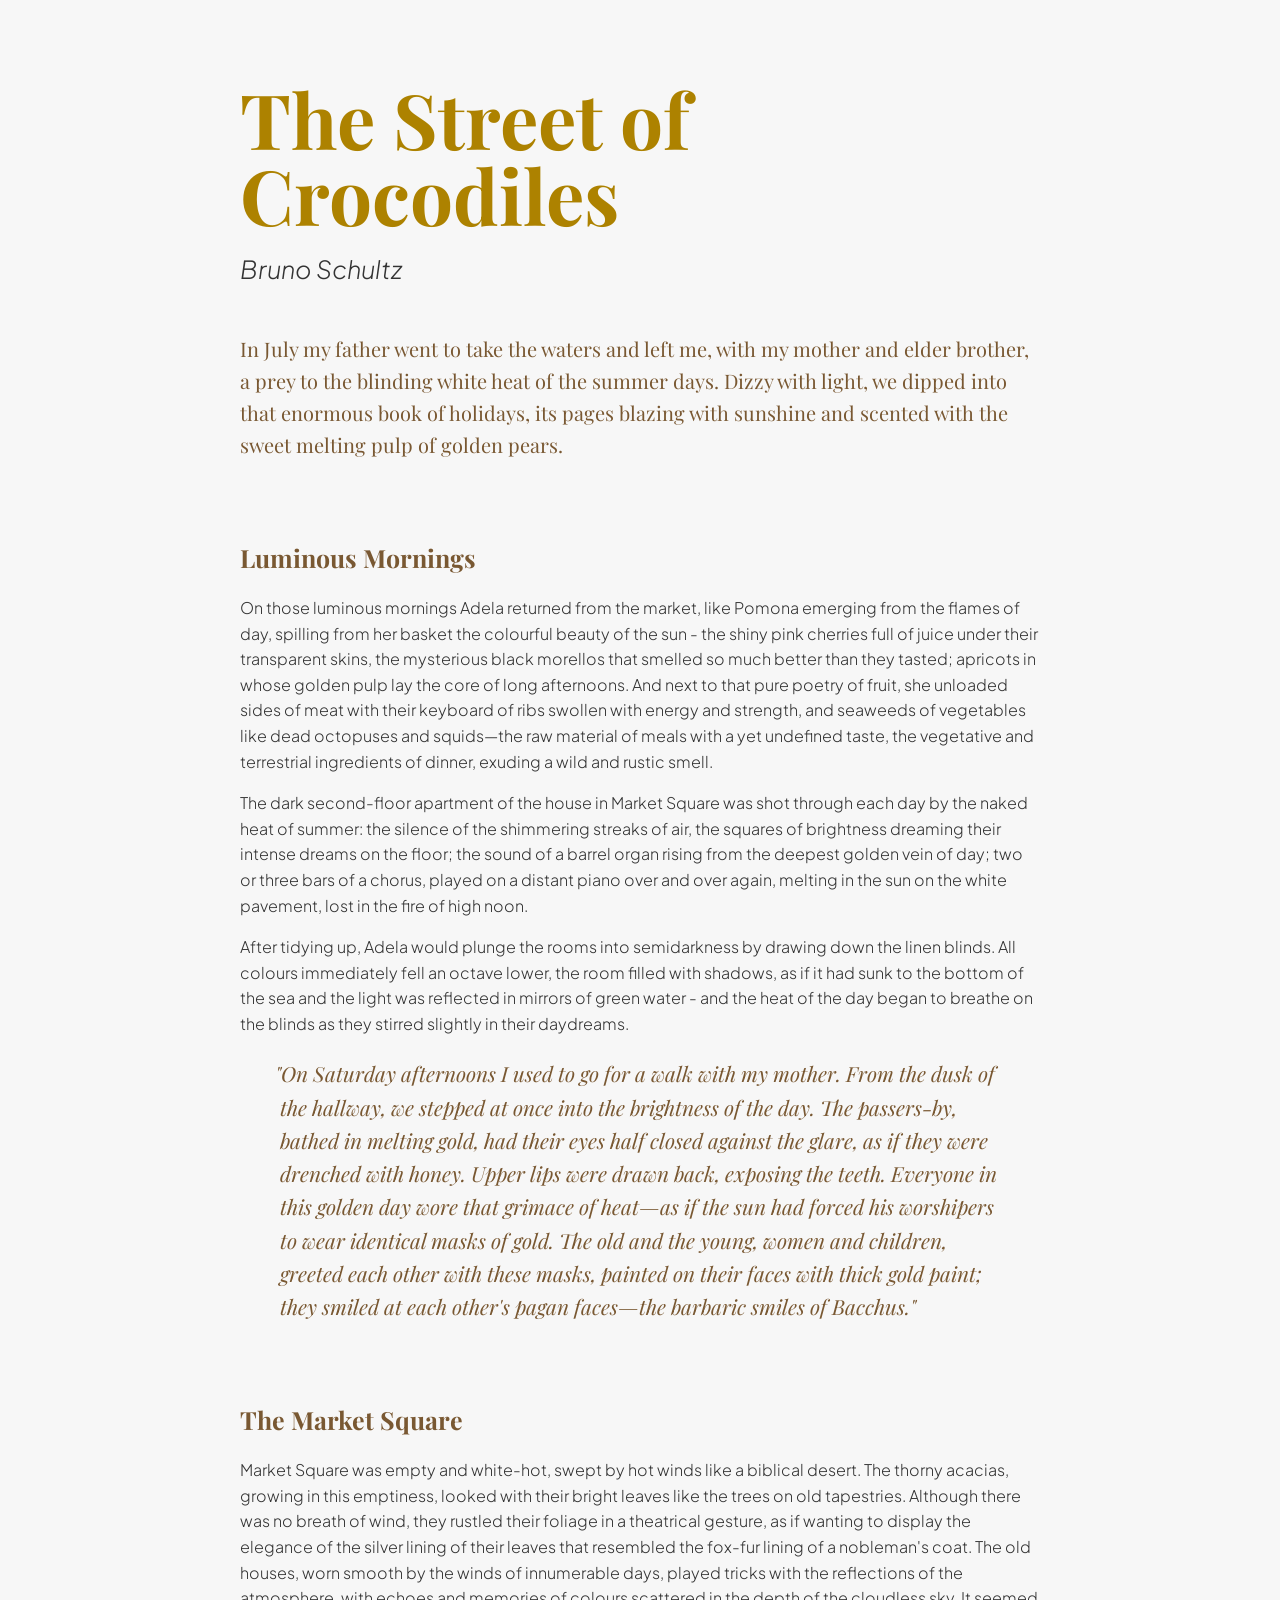
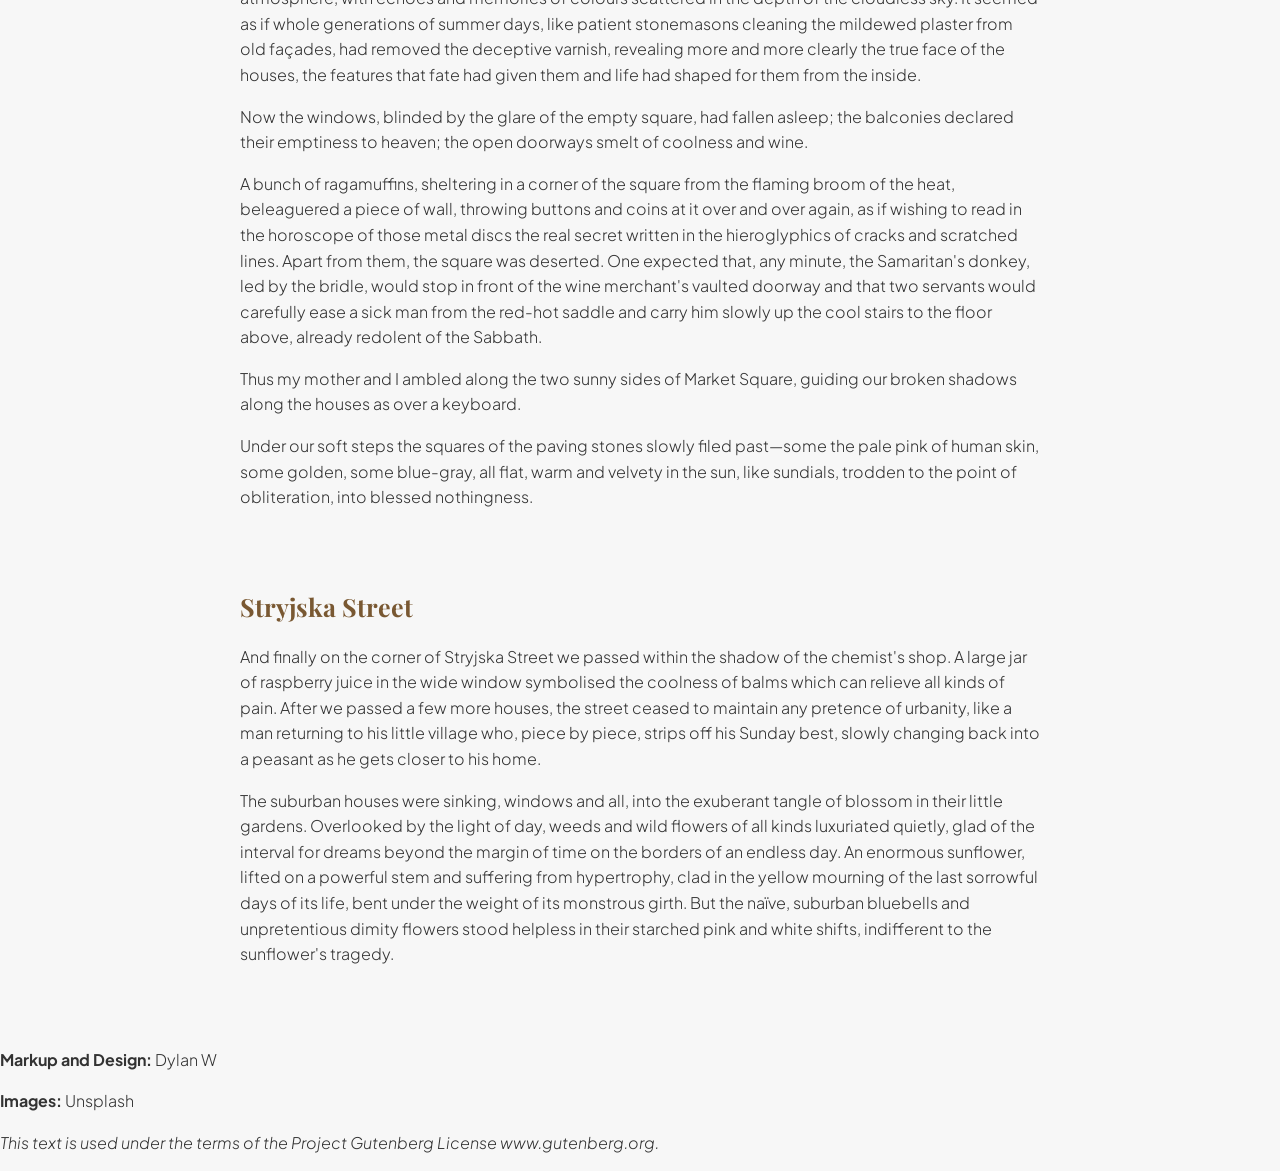
<file: index_two.html>
<!DOCTYPE html>
<html lang="en">
<head>
<meta charset="UTF-8">
  <header>
    <title>The Street of Crocodiles</title>

    <!-- CSS File Links -->
     <link href="css/reset.css" type="text/css" rel="stylesheet"/>
     <link href="css/style.css" type="text/css" rel="stylesheet"/>

    <!-- Google Font Links -->
    <link rel="preconnect" href="https://fonts.googleapis.com">
    <link rel="preconnect" href="https://fonts.gstatic.com" crossorigin>
    <link href="https://fonts.googleapis.com/css2?family=Playfair+Display:ital,wght@0,400..900;1,400..900&family=Plus+Jakarta+Sans:ital,wght@0,200..800;1,200..800&display=swap" rel="stylesheet">
</head>

<body>
<h1>The Street of Crocodiles</h1>

<h2>Bruno Schultz</h2>

<p>In July my father went to take the waters and left me, with my mother and elder brother, a
prey to the blinding white heat of the summer days. Dizzy with light, we dipped into that
enormous book of holidays, its pages blazing with sunshine and scented with the sweet
melting pulp of golden pears.</p>
</header>

<section>
<h2>Luminous Mornings</h2>

<p>On those luminous mornings Adela returned from the market, like Pomona emerging from
the flames of day, spilling from her basket the colourful beauty of the sun - the shiny pink
cherries full of juice under their transparent skins, the mysterious black morellos that
smelled so much better than they tasted; apricots in whose golden pulp lay the core of long
afternoons. And next to that pure poetry of fruit, she unloaded sides of meat with their
keyboard of ribs swollen with energy and strength, and seaweeds of vegetables like dead
octopuses and squids—the raw material of meals with a yet undefined taste, the vegetative
and terrestrial ingredients of dinner, exuding a wild and rustic smell.</p>

<p>The dark second-floor apartment of the house in Market Square was shot through each day
by the naked heat of summer: the silence of the shimmering streaks of air, the squares of
brightness dreaming their intense dreams on the floor; the sound of a barrel organ rising
from the deepest golden vein of day; two or three bars of a chorus, played on a distant piano
over and over again, melting in the sun on the white pavement, lost in the fire of high noon.</p>

<p>After tidying up, Adela would plunge the rooms into semidarkness by drawing down the
linen blinds. All colours immediately fell an octave lower, the room filled with shadows, as if
it had sunk to the bottom of the sea and the light was reflected in mirrors of green water -
and the heat of the day began to breathe on the blinds as they stirred slightly in their
daydreams.</p>

<blockquote>
  <p>"On Saturday afternoons I used to go for a walk with my mother. From the dusk of the
hallway, we stepped at once into the brightness of the day. The passers-by, bathed in melting
gold, had their eyes half closed against the glare, as if they were drenched with honey.
Upper lips were drawn back, exposing the teeth. Everyone in this golden day wore that
grimace of heat—as if the sun had forced his worshipers to wear identical masks of gold. The
old and the young, women and children, greeted each other with these masks, painted on
their faces with thick gold paint; they smiled at each other's pagan faces—the barbaric
smiles of Bacchus."</p>
</blockquote>
</section>

<section>
<h2>The Market Square</h2>

<p>Market Square was empty and white-hot, swept by hot winds like a biblical desert. The
thorny acacias, growing in this emptiness, looked with their bright leaves like the trees on
old tapestries. Although there was no breath of wind, they rustled their foliage in a
theatrical gesture, as if wanting to display the elegance of the silver lining of their leaves that
resembled the fox-fur lining of a nobleman's coat. The old houses, worn smooth by the
winds of innumerable days, played tricks with the reflections of the atmosphere, with
echoes and memories of colours scattered in the depth of the cloudless sky. It seemed as if
whole generations of summer days, like patient stonemasons cleaning the mildewed plaster
from old façades, had removed the deceptive varnish, revealing more and more clearly the
true face of the houses, the features that fate had given them and life had shaped for them
from the inside.</p>

<p>Now the windows, blinded by the glare of the empty square, had fallen asleep; the balconies
declared their emptiness to heaven; the open doorways smelt of coolness and wine.</p>

<p>A bunch of ragamuffins, sheltering in a corner of the square from the flaming broom of the
heat, beleaguered a piece of wall, throwing buttons and coins at it over and over again, as if
wishing to read in the horoscope of those metal discs the real secret written in the
hieroglyphics of cracks and scratched lines. Apart from them, the square was deserted. One
expected that, any minute, the Samaritan's donkey, led by the bridle, would stop in front of
the wine merchant's vaulted doorway and that two servants would carefully ease a sick man
from the red-hot saddle and carry him slowly up the cool stairs to the floor above, already
redolent of the Sabbath.</p>

<p>Thus my mother and I ambled along the two sunny sides of Market Square, guiding our
broken shadows along the houses as over a keyboard.</p>

<p>Under our soft steps the squares of the paving stones slowly filed past—some the pale pink
of human skin, some golden, some blue-gray, all flat, warm and velvety in the sun, like
sundials, trodden to the point of obliteration, into blessed nothingness.</p>
</section>

<section>
<h2>Stryjska Street</h2>

<p>And finally on the corner of Stryjska Street we passed within the shadow of the chemist's
shop. A large jar of raspberry juice in the wide window symbolised the coolness of balms
which can relieve all kinds of pain. After we passed a few more houses, the street ceased to
maintain any pretence of urbanity, like a man returning to his little village who, piece by
piece, strips off his Sunday best, slowly changing back into a peasant as he gets closer to his
home.</p>

<p>The suburban houses were sinking, windows and all, into the exuberant tangle of blossom in
their little gardens. Overlooked by the light of day, weeds and wild flowers of all kinds
luxuriated quietly, glad of the interval for dreams beyond the margin of time on the borders
of an endless day. An enormous sunflower, lifted on a powerful stem and suffering from
hypertrophy, clad in the yellow mourning of the last sorrowful days of its life, bent under the
weight of its monstrous girth. But the naïve, suburban bluebells and unpretentious dimity
flowers stood helpless in their starched pink and white shifts, indifferent to the sunflower's
tragedy.</p>
</section>

<footer>
<p><strong>Markup and Design:</strong> Dylan W</p>

<p><strong>Images:</strong> Unsplash</p>

<p><em>This text is used under the terms of the Project Gutenberg License www.gutenberg.org.</em></p>
</footer>
</body>
</html>
</file>
<file: css/style3.css>
body {
    background: #f7f7f7;
    color: #333333;
    font-family: "Plus Jakarta Sans", sans-serif;
    font-weight: 300;
}

section, header {
    width: 80%;
    max-width: 800px;
    margin: auto;
}

section, header {
    margin-bottom: 5rem;
}

header h1, h2, blockquote {
    font-family: "Playfair Display", serif;
    color: #795832;
}

header h1 {
    font-size: 4.768rem;
    line-height: 1;
    color: #AD8200;
    margin: 5rem 0 1rem 0;
}

h2 {
    font-size: 1.562rem;
}

header h2 {
    font-family: "Plus Jakarta Sans", sans-serif;
    font-weight: 300;
    color: #333333;
    font-style: oblique;
    margin-bottom: 3rem;
}

p {
    line-height: 1.6;
}

header p {
    font-size: 1.250rem;
    font-family: "Playfair Display", serif;
    color: #795832;
}

blockquote {
    font-style: italic;
    font-size: 1.3rem;
    hanging-punctuation: first;
    text-indent: -0.3rem;
}

hr {
    margin: 3rem 0 5rem 0;
}

/*-- Styling Links --*/
a {
    color: #795832;
    text-decoration: none;
    border-bottom: 1.25px dotted;
    font-weight: 600;
}

a:hover {
    color: #AD8200;
}

/*-- Navigation --*/
.responsivenav {
    background: #4b2800;
    padding: 10px;
    display: flex;
    justify-content: space-between;
    align-items: center;
}

#logo {
    font-size: 2rem;
    color: #f7f7f7;
    font-family: "Playfair Display", serif;
    font-weight: 600;
    padding-left: 35px;
}

nav {
    display: flex;
    padding: 1.5rem 0;
}

nav ul {
    text-align: right;
    text-transform: uppercase;
    letter-spacing: 1px;
    list-style-type: none;
    padding-right: 70px;
}

nav ul li {
    display: inline;
    margin: 5px;
}

nav a {
    border-bottom: none;
    color: #f7f7f7;
    padding: 10px;
}

nav a:hover {
    color: #AD8200;
    transition: all 0.3s ease-in-out;
}

/*-- Styling the footer --*/

footer {
    background: #333333;
    color: #f7f7f7;
    text-align: center;
    font-size: 0.8rem;
    padding: 2rem 0;
}

footer a {
    color: #AD8200;
}

footer a:hover {
    color: #795832;
}

.light {
    background: #f0e3c1;
    padding: 1rem 0;
}

/*-- Adding responsive element to images --*/
.gridimage {
    display: grid;
    column-gap: 10px;
    grid-template-columns: repeat(auto-fill, minmax(300px, 1fr));
}

/*-- Adding Media Queries for different Devices --*/
@media (max-width: 600px) {
    header h1 {
        font-size: 4rem;
    }
}

.gridimage {
    row-gap: 10px;
}
</file>
<file: css/connections.css>
.connections{
    position: relative;
    margin: 0 auto;
  }
  .connections ul{
    margin: 0;
    padding: 0;
  }
  .connections li{
    margin: 0 10px;
    padding: 0;
    list-style: none;
    display: inline-block;  
  }
  .connections a:link{
    border-bottom: none;
  }
  .connections img,
  .connections svg{
    border: none;
  }
  .connections a:hover img,
  .connections a:hover svg{
    border-bottom: none;}
  
  .connections svg {
        margin: 1em auto;}
  
  .connections a:hover svg path {
        fill: #AD8200;
        transition: all 0.3s ease-in-out;}
  
  footer .connections a:hover svg path {
          fill:  #AD8200;
          transition: all 0.3s ease-in-out;}
</file>
<file: css/style2.css>
body {
    background: #f7f7f7;
    color: #333333;
    font-family: "Plus Jakarta Sans", sans-serif;
    font-weight: 300;
}

section, header {
    width: 80%;
    max-width: 800px;
    margin: auto;
}

section, header {
    margin-bottom: 5rem;
}

header h1, h2, blockquote {
    font-family: "Playfair Display", serif;
    color: #795832;
}

header h1 {
    font-size: 4.768rem;
    line-height: 1;
    color: #AD8200;
    margin: 5rem 0 1rem 0;
}

h2 {
    font-size: 1.562rem;
}

header h2 {
    font-family: "Plus Jakarta Sans", sans-serif;
    font-weight: 300;
    color: #333333;
    font-style: oblique;
    margin-bottom: 3rem;
}

p {
    line-height: 1.6;
}

header p {
    font-size: 1.250rem;
    font-family: "Playfair Display", serif;
    color: #795832;
}

blockquote {
    font-style: italic;
    font-size: 1.3rem;
    hanging-punctuation: first;
    text-indent: -0.3rem;
}

/*-- Styling Links --*/
a {
    color: #795832;
    text-decoration: none;
    border-bottom: 1.25px dotted;
    font-weight: 600;
}

a:hover {
    color: #AD8200;
}

/*-- Navigation --*/
.responsivenav {
    background: #4b2800;
    padding: 10px;
    display: flex;
    justify-content: space-between;
    align-items: center;
}

#logo {
    font-size: 2rem;
    color: #f7f7f7;
    font-family: "Playfair Display", serif;
    font-weight: 600;
    padding-left: 35px;
}

nav {
    display: flex;
    padding: 1.5rem 0;
}

nav ul {
    text-align: right;
    text-transform: uppercase;
    letter-spacing: 1px;
    list-style-type: none;
    padding-right: 70px;
}

nav ul li {
    display: inline;
    margin: 5px;
}

nav a {
    border-bottom: none;
    color: #f7f7f7;
    padding: 10px;
}

nav a:hover {
    color: #AD8200;
    transition: all 0.3s ease-in-out;
}

/*-- Styling the footer --*/

footer {
    background: #333333;
    color: #f7f7f7;
    text-align: center;
    font-size: 0.8rem;
    padding: 2rem 0;
}

footer a {
    color: #AD8200;
}

footer a:hover {
    color: #795832;
}

.light {
    background: #f0e3c1;
    padding: 1rem 0;
}
</file>
<file: css/style.css>
body {
    background: #f7f7f7;
    color: #333333;
    font-family: "Plus Jakarta Sans", sans-serif;
    font-weight: 300;
}

section, header {
    width: 80%;
    max-width: 800px;
    margin: auto;
}

section, header {
    margin-bottom: 5rem;
}

header h1, h2, blockquote {
    font-family: "Playfair Display", serif;
    color: #795832;
}

header h1 {
    font-size: 4.768rem;
    line-height: 1;
    color: #AD8200;
    margin: 5rem 0 1rem 0;
}

h2 {
    font-size: 1.562rem;
}

header h2 {
    font-family: "Plus Jakarta Sans", sans-serif;
    font-weight: 300;
    color: #333333;
    font-style: oblique;
    margin-bottom: 3rem;
}

p {
    line-height: 1.6;
}

header p {
    font-size: 1.250rem;
    font-family: "Playfair Display", serif;
    color: #795832;
}

blockquote {
    font-style: italic;
    font-size: 1.3rem;
    hanging-punctuation: first;
    text-indent: -0.3rem;
}
</file>
